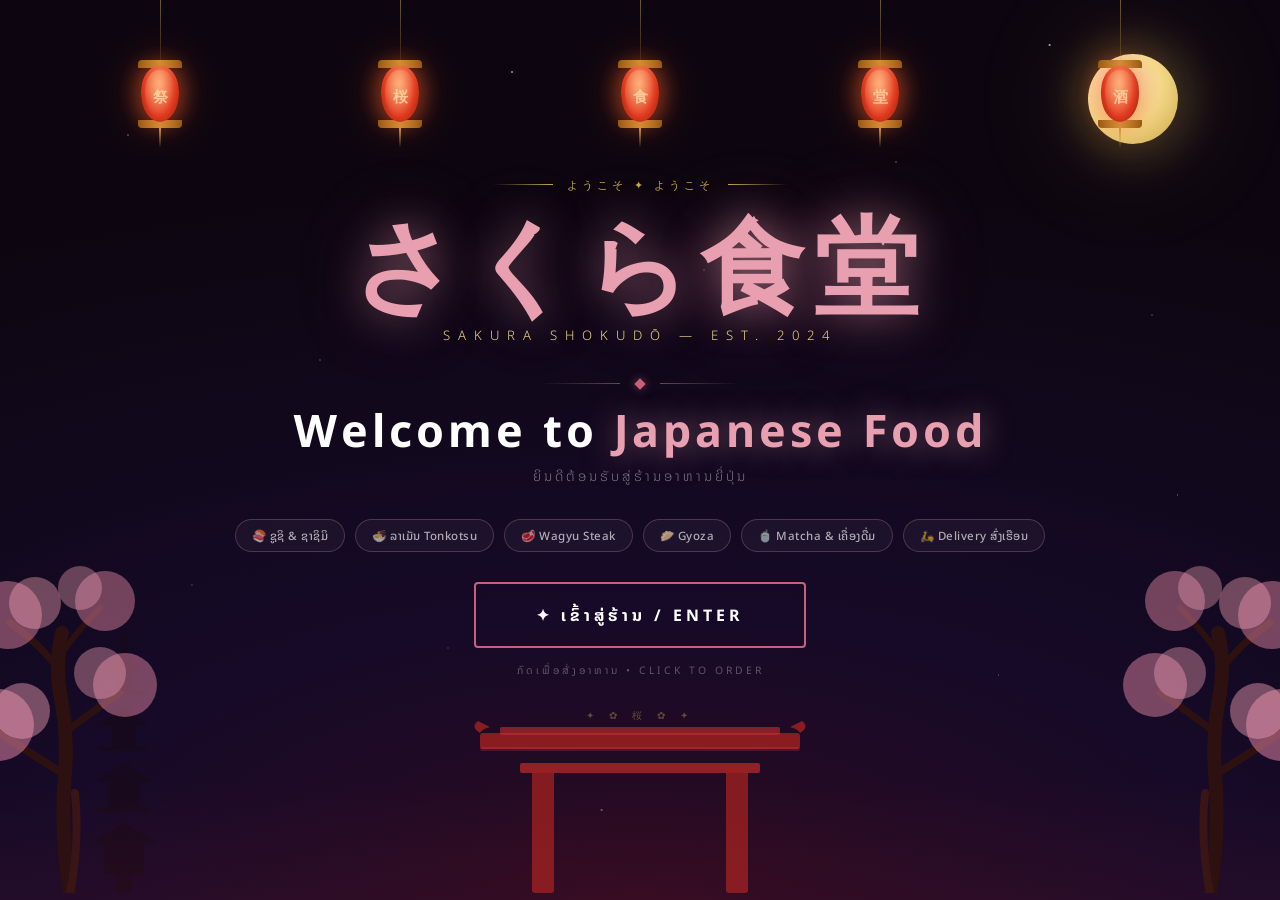
<file: index.html>
<!DOCTYPE html>
<html lang="lo">
<head>
  <meta charset="UTF-8" />
  <meta name="viewport" content="width=device-width, initial-scale=1.0" />
  <title>さくら食堂 | Sakura Restaurant</title>
  <link rel="stylesheet" href="style.css" />
  <link href="https://fonts.googleapis.com/css2?family=Noto+Sans+Lao:wght@100;200;300;400;500;600;700;800;900&display=swap" rel="stylesheet" />


  <style>

    #welcomeScreen {
      position: fixed; inset: 0; z-index: 9999;
      background: #0d0610;
      display: flex; align-items: center; justify-content: center;
      overflow: hidden;
      transition: opacity 0.8s cubic-bezier(0.4,0,0.2,1), transform 0.8s cubic-bezier(0.4,0,0.2,1);
    }
    #welcomeScreen.hiding { opacity: 0; pointer-events: none; transform: scale(1.04); }
    #welcomeScreen.gone   { display: none; }

    :root {
      --w-sakura:      #e8a0b0;
      --w-sakura-deep: #c9607a;
      --w-gold:        #c8a84b;
      --w-gold-light:  #f0d98a;
    }

    /* Sky */
    .w-sky   { position:absolute;inset:0;z-index:0;background:radial-gradient(ellipse 120% 80% at 50% 100%,#2d0a20 0%,#160a28 40%,#0d0610 100%); }
    .w-stars { position:absolute;inset:0;z-index:0;background:radial-gradient(1px 1px at 10% 15%,rgba(255,255,255,.7) 0%,transparent 100%),radial-gradient(1px 1px at 25% 40%,rgba(255,255,255,.5) 0%,transparent 100%),radial-gradient(1.5px 1.5px at 40% 8%,rgba(255,255,255,.8) 0%,transparent 100%),radial-gradient(1px 1px at 55% 30%,rgba(255,255,255,.4) 0%,transparent 100%),radial-gradient(1px 1px at 70% 18%,rgba(255,255,255,.6) 0%,transparent 100%),radial-gradient(1.5px 1.5px at 82% 5%,rgba(255,255,255,.9) 0%,transparent 100%),radial-gradient(1px 1px at 90% 35%,rgba(255,255,255,.5) 0%,transparent 100%),radial-gradient(1px 1px at 15% 65%,rgba(255,255,255,.4) 0%,transparent 100%),radial-gradient(1px 1px at 35% 72%,rgba(255,255,255,.3) 0%,transparent 100%),radial-gradient(1.5px 1.5px at 60% 60%,rgba(255,255,255,.6) 0%,transparent 100%),radial-gradient(1px 1px at 78% 75%,rgba(255,255,255,.4) 0%,transparent 100%),radial-gradient(1px 1px at 92% 55%,rgba(255,255,255,.5) 0%,transparent 100%),radial-gradient(1px 1px at 5% 88%,rgba(255,255,255,.3) 0%,transparent 100%),radial-gradient(1.5px 1.5px at 47% 90%,rgba(255,255,255,.5) 0%,transparent 100%),radial-gradient(1px 1px at 95% 80%,rgba(255,255,255,.7) 0%,transparent 100%); }
    .w-moon  { position:absolute;top:6vh;right:8vw;width:90px;height:90px;border-radius:50%;z-index:1;background:radial-gradient(circle at 35% 35%,#fff8e8,#f5e090 50%,#c8a040);box-shadow:0 0 40px 14px rgba(248,224,100,.18),0 0 100px 30px rgba(200,160,64,.10);animation:moonGlow 4s ease-in-out infinite; }
    @keyframes moonGlow { 0%,100%{box-shadow:0 0 40px 14px rgba(248,224,100,.18),0 0 100px 30px rgba(200,160,64,.10);}50%{box-shadow:0 0 60px 22px rgba(248,224,100,.26),0 0 130px 50px rgba(200,160,64,.16);} }

    /* Lanterns */
    .w-lanterns { position:absolute;top:0;left:0;right:0;z-index:2;display:flex;justify-content:space-around;padding:0 40px; }
    .w-lw { display:flex;flex-direction:column;align-items:center;animation:lSway 3.5s ease-in-out infinite; }
    .w-lw:nth-child(2){animation-delay:.6s;animation-duration:4.1s;}.w-lw:nth-child(3){animation-delay:1.2s;animation-duration:3.8s;}.w-lw:nth-child(4){animation-delay:.3s;animation-duration:4.4s;}.w-lw:nth-child(5){animation-delay:.9s;animation-duration:3.6s;}
    @keyframes lSway{0%,100%{transform:rotate(-4deg);}50%{transform:rotate(4deg);}}
    .w-ls{width:1px;height:60px;background:linear-gradient(to bottom,rgba(200,168,75,.5),rgba(200,168,75,.15));}
    .w-lb{width:38px;height:56px;background:radial-gradient(ellipse at 50% 30%,#ff9060,#e03a20 60%,#8a1a08);border-radius:45% 45% 50% 50%;position:relative;box-shadow:0 0 18px 6px rgba(255,100,40,.4),0 0 40px 12px rgba(220,80,20,.2);overflow:hidden;}
    .w-lb::before{content:'';position:absolute;inset:4px;border-radius:inherit;background:radial-gradient(ellipse at 40% 30%,rgba(255,220,160,.45),transparent 70%);}
    .w-lb::after{content:'祭';position:absolute;inset:0;display:flex;align-items:center;justify-content:center;font-size:15px;font-weight:700;color:rgba(255,230,180,.7);padding-top:4px;}
    .w-lb.l2::after{content:'桜';}.w-lb.l3::after{content:'食';}.w-lb.l4::after{content:'堂';}.w-lb.l5::after{content:'酒';}
    .w-lc{width:44px;height:8px;background:linear-gradient(to right,#8a5a10,#c8a040,#8a5a10);border-radius:4px 4px 0 0;margin-bottom:-2px;}
    .w-lbase{width:44px;height:8px;background:linear-gradient(to right,#8a5a10,#c8a040,#8a5a10);border-radius:0 0 4px 4px;margin-top:-2px;}
    .w-lt{width:2px;height:20px;background:linear-gradient(to bottom,#c8a040,rgba(200,160,64,0));}

    /* Torii */
    .w-torii{position:absolute;bottom:0;left:50%;transform:translateX(-50%);z-index:2;pointer-events:none;}
    /* Pagoda */
    .w-pagoda{position:absolute;bottom:0;left:5vw;z-index:1;opacity:.45;}
    /* Trees */
    .w-tl,.w-tr{position:absolute;bottom:0;z-index:3;pointer-events:none;}
    .w-tl{left:-20px;} .w-tr{right:-20px;transform:scaleX(-1);}
    /* Petals */
    .w-pl{position:absolute;inset:0;z-index:4;pointer-events:none;overflow:hidden;}
    .w-fp{position:absolute;top:-30px;border-radius:80% 20% 80% 20%;animation:wFall linear infinite;}
    @keyframes wFall{0%{opacity:0;transform:translateY(0) rotate(0deg) translateX(0);}8%{opacity:.8;}90%{opacity:.5;}100%{opacity:0;transform:translateY(105vh) rotate(400deg) translateX(60px);}}
    /* Ground */
    .w-ground{position:absolute;bottom:0;left:0;right:0;height:120px;z-index:2;background:linear-gradient(to top,rgba(180,40,60,.08) 0%,transparent 100%);}

    /* Content */
    .w-content{position:relative;z-index:10;display:flex;flex-direction:column;align-items:center;text-align:center;padding:20px;animation:wFadeUp 1.2s cubic-bezier(.22,1,.36,1) both;animation-delay:.4s;}
    @keyframes wFadeUp{from{opacity:0;transform:translateY(32px);}to{opacity:1;transform:translateY(0);}}
    .w-deco{display:flex;align-items:center;gap:14px;margin-bottom:20px;}
    .w-deco::before,.w-deco::after{content:'';width:60px;height:1px;background:linear-gradient(to right,transparent,var(--w-gold));}
    .w-deco::after{background:linear-gradient(to left,transparent,var(--w-gold));}
    .w-deco span{font-size:.7rem;color:var(--w-gold);letter-spacing:4px;font-weight:300;}
    .w-title{font-size:clamp(3.5rem,10vw,6.5rem);font-weight:800;color:var(--w-sakura);letter-spacing:10px;line-height:1;text-shadow:0 0 40px rgba(232,160,176,.5),0 0 80px rgba(201,96,122,.3);animation:tPulse 3s ease-in-out infinite;}
    @keyframes tPulse{0%,100%{text-shadow:0 0 40px rgba(232,160,176,.5),0 0 80px rgba(201,96,122,.3);}50%{text-shadow:0 0 60px rgba(232,160,176,.7),0 0 120px rgba(201,96,122,.5);}}
    .w-sub{font-size:clamp(.65rem,2vw,.82rem);font-weight:300;letter-spacing:8px;color:var(--w-gold-light);margin-top:6px;text-transform:uppercase;}
    .w-divider{display:flex;align-items:center;gap:16px;margin:18px 0;}
    .w-divider .dl{width:80px;height:1px;background:linear-gradient(to right,transparent,rgba(232,160,176,.4));}
    .w-divider .dl.r{background:linear-gradient(to left,transparent,rgba(232,160,176,.4));}
    .w-divider .dd{width:8px;height:8px;background:var(--w-sakura-deep);transform:rotate(45deg);box-shadow:0 0 10px rgba(201,96,122,.6);}
    .w-en{font-size:clamp(1.6rem,5vw,2.8rem);font-weight:700;color:#fff;letter-spacing:4px;line-height:1.15;}
    .w-en span{color:var(--w-sakura);text-shadow:0 0 30px rgba(232,160,176,.5);}
    .w-wsub{font-size:clamp(.7rem,2vw,.85rem);font-weight:300;color:rgba(255,255,255,.45);letter-spacing:3px;margin-top:8px;text-transform:uppercase;}
    .w-pills{display:flex;flex-wrap:wrap;gap:10px;justify-content:center;margin:22px 0 30px;}
    .w-pill{padding:6px 16px;border:1px solid rgba(232,160,176,.25);border-radius:999px;font-size:.72rem;font-weight:500;color:rgba(255,255,255,.65);background:rgba(255,255,255,.04);letter-spacing:.5px;backdrop-filter:blur(6px);}
    .w-btn{position:relative;padding:18px 60px;background:transparent;border:2px solid var(--w-sakura-deep);color:#fff;border-radius:4px;cursor:pointer;font-family:'Noto Sans Lao',sans-serif;font-size:clamp(.85rem,2.5vw,1rem);font-weight:700;letter-spacing:4px;text-transform:uppercase;transition:all .35s cubic-bezier(.4,0,.2,1);overflow:hidden;display:inline-block;}
    .w-btn::before{content:'';position:absolute;inset:0;background:linear-gradient(135deg,var(--w-sakura-deep),#8a2040);transform:scaleX(0);transform-origin:left;transition:transform .35s cubic-bezier(.4,0,.2,1);z-index:-1;}
    .w-btn:hover{box-shadow:0 0 30px rgba(201,96,122,.5),0 0 60px rgba(201,96,122,.2);}
    .w-btn:hover::before{transform:scaleX(1);}
    .w-hint{font-size:.65rem;color:rgba(255,255,255,.3);letter-spacing:3px;text-transform:uppercase;}
    .w-deco2{margin-top:28px;font-size:.65rem;color:rgba(200,168,75,.4);letter-spacing:6px;}

    @media(max-width:600px){.w-lw:nth-child(4),.w-lw:nth-child(5){display:none;}.w-pagoda{display:none;}.w-title{letter-spacing:6px;}.w-btn{padding:16px 40px;}}
    @media(max-height:600px){.w-lanterns{display:none;}.w-content{padding:10px;}}
  </style>
</head>
<body>

<!-- ══════════════════════════════════
     WELCOME SCREEN
     ══════════════════════════════════ -->
<div id="welcomeScreen">
  <div class="w-sky"></div>
  <div class="w-stars"></div>
  <div class="w-moon"></div>

  <div class="w-lanterns">
    <div class="w-lw"><div class="w-ls"></div><div class="w-lc"></div><div class="w-lb"></div><div class="w-lbase"></div><div class="w-lt"></div></div>
    <div class="w-lw"><div class="w-ls"></div><div class="w-lc"></div><div class="w-lb l2"></div><div class="w-lbase"></div><div class="w-lt"></div></div>
    <div class="w-lw"><div class="w-ls"></div><div class="w-lc"></div><div class="w-lb l3"></div><div class="w-lbase"></div><div class="w-lt"></div></div>
    <div class="w-lw"><div class="w-ls"></div><div class="w-lc"></div><div class="w-lb l4"></div><div class="w-lbase"></div><div class="w-lt"></div></div>
    <div class="w-lw"><div class="w-ls"></div><div class="w-lc"></div><div class="w-lb l5"></div><div class="w-lbase"></div><div class="w-lt"></div></div>
  </div>

  <div class="w-torii">
    <svg width="340" height="200" viewBox="0 0 340 200" fill="none" xmlns="http://www.w3.org/2000/svg">
      <rect x="10" y="40" width="320" height="16" rx="3" fill="#9b2020" opacity="0.85"/>
      <path d="M10 40 Q0 34 8 28 L20 34 Q12 36 10 40Z" fill="#9b2020" opacity="0.85"/>
      <path d="M330 40 Q340 34 332 28 L320 34 Q328 36 330 40Z" fill="#9b2020" opacity="0.85"/>
      <rect x="50" y="70" width="240" height="10" rx="2" fill="#b52828" opacity="0.75"/>
      <rect x="62" y="75" width="22" height="125" rx="3" fill="#9b2020" opacity="0.8"/>
      <rect x="256" y="75" width="22" height="125" rx="3" fill="#9b2020" opacity="0.8"/>
      <rect x="30" y="34" width="280" height="8" rx="2" fill="#c83030" opacity="0.6"/>
      <rect x="10" y="54" width="320" height="4" rx="2" fill="rgba(255,120,80,0.15)"/>
    </svg>
  </div>

  <div class="w-pagoda">
    <svg width="120" height="260" viewBox="0 0 120 260" fill="none" xmlns="http://www.w3.org/2000/svg">
      <rect x="52" y="240" width="16" height="20" fill="#1a0810"/>
      <rect x="40" y="210" width="40" height="32" fill="#1a0810"/>
      <path d="M28 210 L60 190 L92 210Z" fill="#1a0810"/>
      <rect x="34" y="175" width="52" height="4" fill="#1a0810"/>
      <rect x="44" y="148" width="32" height="30" fill="#1a0810"/>
      <path d="M32 148 L60 130 L88 148Z" fill="#1a0810"/>
      <rect x="36" y="114" width="48" height="4" fill="#1a0810"/>
      <rect x="48" y="92" width="24" height="24" fill="#1a0810"/>
      <path d="M36 92 L60 72 L84 92Z" fill="#1a0810"/>
      <rect x="38" y="58" width="44" height="4" fill="#1a0810"/>
      <rect x="52" y="38" width="16" height="22" fill="#1a0810"/>
      <path d="M42 38 L60 18 L78 38Z" fill="#1a0810"/>
      <rect x="56" y="4" width="8" height="16" fill="#1a0810"/>
      <circle cx="60" cy="4" r="4" fill="#1a0810"/>
    </svg>
  </div>

  <div class="w-tl">
    <svg width="200" height="420" viewBox="0 0 200 420" fill="none" xmlns="http://www.w3.org/2000/svg">
      <path d="M90 420 Q80 360 85 300 Q88 260 80 220 Q75 190 82 160" stroke="#2d1010" stroke-width="14" fill="none" stroke-linecap="round"/>
      <path d="M90 420 Q100 370 95 320" stroke="#3a1515" stroke-width="8" fill="none" stroke-linecap="round"/>
      <path d="M82 300 Q50 280 20 260" stroke="#2d1010" stroke-width="8" fill="none" stroke-linecap="round"/>
      <path d="M84 260 Q110 240 140 220" stroke="#2d1010" stroke-width="7" fill="none" stroke-linecap="round"/>
      <path d="M81 200 Q60 170 30 150" stroke="#2d1010" stroke-width="7" fill="none" stroke-linecap="round"/>
      <path d="M82 180 Q100 155 120 135" stroke="#2d1010" stroke-width="6" fill="none" stroke-linecap="round"/>
      <circle cx="18" cy="252" r="36" fill="rgba(220,130,160,0.55)"/>
      <circle cx="42" cy="238" r="28" fill="rgba(240,160,180,0.45)"/>
      <circle cx="145" cy="212" r="32" fill="rgba(220,130,160,0.5)"/>
      <circle cx="120" cy="200" r="26" fill="rgba(240,160,180,0.4)"/>
      <circle cx="28" cy="142" r="34" fill="rgba(220,130,160,0.5)"/>
      <circle cx="55" cy="130" r="26" fill="rgba(240,160,180,0.42)"/>
      <circle cx="125" cy="128" r="30" fill="rgba(220,130,160,0.48)"/>
      <circle cx="100" cy="115" r="22" fill="rgba(240,160,180,0.38)"/>
    </svg>
  </div>
  <div class="w-tr">
    <svg width="200" height="420" viewBox="0 0 200 420" fill="none" xmlns="http://www.w3.org/2000/svg">
      <path d="M90 420 Q80 360 85 300 Q88 260 80 220 Q75 190 82 160" stroke="#2d1010" stroke-width="14" fill="none" stroke-linecap="round"/>
      <path d="M90 420 Q100 370 95 320" stroke="#3a1515" stroke-width="8" fill="none" stroke-linecap="round"/>
      <path d="M82 300 Q50 280 20 260" stroke="#2d1010" stroke-width="8" fill="none" stroke-linecap="round"/>
      <path d="M84 260 Q110 240 140 220" stroke="#2d1010" stroke-width="7" fill="none" stroke-linecap="round"/>
      <path d="M81 200 Q60 170 30 150" stroke="#2d1010" stroke-width="7" fill="none" stroke-linecap="round"/>
      <path d="M82 180 Q100 155 120 135" stroke="#2d1010" stroke-width="6" fill="none" stroke-linecap="round"/>
      <circle cx="18" cy="252" r="36" fill="rgba(220,130,160,0.55)"/>
      <circle cx="42" cy="238" r="28" fill="rgba(240,160,180,0.45)"/>
      <circle cx="145" cy="212" r="32" fill="rgba(220,130,160,0.5)"/>
      <circle cx="120" cy="200" r="26" fill="rgba(240,160,180,0.4)"/>
      <circle cx="28" cy="142" r="34" fill="rgba(220,130,160,0.5)"/>
      <circle cx="55" cy="130" r="26" fill="rgba(240,160,180,0.42)"/>
      <circle cx="125" cy="128" r="30" fill="rgba(220,130,160,0.48)"/>
      <circle cx="100" cy="115" r="22" fill="rgba(240,160,180,0.38)"/>
    </svg>
  </div>

  <div class="w-pl" id="wPetals"></div>
  <div class="w-ground"></div>

  <div class="w-content">
    <div class="w-deco"><span>ようこそ ✦ ようこそ</span></div>
    <div style="margin-bottom:16px;">
      <div class="w-title">さくら食堂</div>
      <div class="w-sub">Sakura Shokudō — Est. 2024</div>
    </div>
    <div class="w-divider"><div class="dl"></div><div class="dd"></div><div class="dl r"></div></div>
    <div style="margin-bottom:10px;">
      <div class="w-en">Welcome to <span>Japanese Food</span></div>
      <div class="w-wsub">ຍິນດີຕ້ອນຮັບສູ່ຮ້ານອາຫານຍີ່ປຸ່ນ</div>
    </div>
    <div class="w-pills">
      <div class="w-pill">🍣 ຊູຊິ &amp; ຊາຊິມິ</div>
      <div class="w-pill">🍜 ລາເມັນ Tonkotsu</div>
      <div class="w-pill">🥩 Wagyu Steak</div>
      <div class="w-pill">🥟 Gyoza</div>
      <div class="w-pill">🍵 Matcha &amp; ເຄື່ອງດື່ມ</div>
      <div class="w-pill">🛵 Delivery ສົ່ງເຮືອນ</div>
    </div>
    <div style="display:flex;flex-direction:column;align-items:center;gap:14px;">
      <button class="w-btn" onclick="enterApp()">✦ ເຂົ້າສູ່ຮ້ານ / Enter</button>
      <div class="w-hint">ກົດເພື່ອສັ່ງອາຫານ • Click to order</div>
    </div>
    <div class="w-deco2">✦ ✿ 桜 ✿ ✦</div>
  </div>
</div>

<!-- ══════════════════════════════════
     MENU APP (hidden until Enter)
     ══════════════════════════════════ -->
<div id="appScreen" style="display:none;">

  <div class="petals-container" aria-hidden="true">
    <div class="petal"></div><div class="petal"></div><div class="petal"></div>
    <div class="petal"></div><div class="petal"></div><div class="petal"></div>
    <div class="petal"></div><div class="petal"></div><div class="petal"></div>
    <div class="petal"></div>
  </div>

  <header class="header">
    <div class="header-left">
      <div class="logo">
        <span class="logo-jp">さくら食堂</span>
        <span class="logo-sub">Sakura Shokudō</span>
      </div>
    </div>
    <div class="header-center">
      <div class="table-selector">
        <label class="table-label">ໂຕ໊ະ / テーブル</label>
        <div class="table-btns" id="tableBtns">
          <button class="table-btn active" data-table="1">1</button>
          <button class="table-btn" data-table="2">2</button>
          <button class="table-btn" data-table="3">3</button>
          <button class="table-btn" data-table="4">4</button>
          <button class="table-btn" data-table="5">5</button>
          <button class="table-btn" data-table="6">6</button>
          <button class="table-btn" data-table="7">7</button>
          <button class="table-btn" data-table="8">8</button>
          <button class="table-btn" data-table="9">9</button>
          <button class="table-btn" data-table="10">10</button>
          <button class="table-btn delivery">🛵</button>
        </div>
      </div>
    </div>
    <div class="header-right">
      <div class="cart-summary" id="cartSummary">
        <div class="cart-icon-wrap">
          <span class="cart-icon">🧺</span>
          <span class="cart-badge" id="cartBadge">0</span>
        </div>
        <div class="cart-total-mini">
          <span class="cart-label">ລວມ</span>
          <span class="cart-total-val" id="cartTotalMini">0 ₭</span>
        </div>
      </div>
    </div>
  </header>

  <nav class="category-nav">
    <button class="cat-btn active" data-cat="all">✦ ທັງໝົດ</button>
    <button class="cat-btn" data-cat="sushi">🍣 Sushi-Sashimi</button>
    <button class="cat-btn" data-cat="noodle">🍜 Noodle</button>
    <button class="cat-btn" data-cat="steak">🥩 Steak</button>
    <button class="cat-btn" data-cat="rice">🍱 Rice</button>
    <button class="cat-btn" data-cat="salad">🥗 Salad</button>
    <button class="cat-btn" data-cat="fried">🍤 Fried &amp; Snack</button>
    <button class="cat-btn" data-cat="icecream">🍨 Ice Cream</button>
    <button class="cat-btn" data-cat="drink">🍵 Drink</button>
  </nav>

  <main class="main-layout">
    <section class="menu-section">
      <div class="menu-grid" id="menuGrid"></div>
    </section>
    <aside class="cart-panel" id="cartPanel">
      <div class="cart-header">
        <h2 class="cart-title">ລາຍການອາຫານ <span class="jp-sub">メニュー</span></h2>
        <div class="order-type-toggle">
          <button class="ot-btn active" id="btnDineIn" onclick="setOrderType('dine-in')">🏮 ກິນຢູ່ຮ້ານ</button>
          <button class="ot-btn" id="btnDelivery" onclick="setOrderType('delivery')">🛵 ສົ່ງເຮືອນ</button>
        </div>
      </div>
      <div class="customer-info">
        <div class="info-row"><input type="text" id="customerName" class="info-input" placeholder="ຊື່ລູກຄ້າ / お客様名" /></div>
        <div class="info-row"><input type="tel" id="customerPhone" class="info-input" placeholder="ເບີໂທ / 電話番号" /></div>
        <div class="info-row delivery-only hidden" id="addressRow">
          <input type="text" id="deliveryAddress" class="info-input" placeholder="ທີ່ຢູ່ສົ່ງ / 配達先住所" />
        </div>
      </div>
      <div class="cart-items" id="cartItems">
        <div class="cart-empty" id="cartEmpty">
          <span class="empty-icon">🌸</span>
          <p>ຍັງບໍ່ທັນເລືອກເມນູ</p>
          <p class="empty-sub">まだ選択されていません</p>
        </div>
      </div>
      <div class="discount-row">
        <input type="text" id="discountCode" class="discount-input" placeholder="ລະຫັດສ່ວນລົດ / クーポンコード" />
        <button class="apply-btn" onclick="applyDiscount()">ໃຊ້</button>
      </div>
      <div class="discount-msg" id="discountMsg"></div>
      <div class="cart-totals">
        <div class="total-row"><span>ລວມກ່ອນສ່ວນລົດ</span><span id="subtotalVal">0 ₭</span></div>
        <div class="total-row discount-row-display hidden" id="discountDisplay">
          <span class="discount-text">ສ່ວນລົດ 5%</span>
          <span class="discount-amt" id="discountAmt">-0 ₭</span>
        </div>
        <div class="total-row delivery-only hidden" id="deliveryFeeRow">
          <span>ຄ່າສົ່ງ</span><span id="deliveryFeeVal">15,000 ₭</span>
        </div>
        <div class="total-row grand"><span>ຍອດລວມ 合計</span><span id="grandTotalVal">0 ₭</span></div>
      </div>
      <div class="cart-actions">
        <button class="btn-clear" onclick="clearCart()">🗑 ລ້າງລາຍການທັງໝົດ</button>
        <button class="btn-checkout" onclick="checkout()">🧾 ອອກໃບບິນ</button>
      </div>
    </aside>
  </main>

  <button class="mobile-cart-fab" id="mobileCartFab" onclick="toggleMobileCart()">
    🧺 <span id="fabBadge">0</span>
  </button>

</div>

<script>
  (function(){
    const layer=document.getElementById('wPetals');
    const colors=['rgba(249,200,212,0.8)','rgba(232,160,176,0.7)','rgba(212,118,154,0.65)','rgba(253,232,237,0.75)','rgba(244,192,210,0.7)'];
    for(let i=0;i<28;i++){
      const p=document.createElement('div'); p.className='w-fp';
      const s=6+Math.random()*10;
      p.style.cssText=`left:${Math.random()*100}%;width:${s}px;height:${s*1.2}px;background:${colors[i%colors.length]};animation-duration:${7+Math.random()*10}s;animation-delay:-${Math.random()*12}s;`;
      layer.appendChild(p);
    }
  })();

  let appInited = false;
  function enterApp() {
    const ws = document.getElementById('welcomeScreen');
    ws.classList.add('hiding');
    setTimeout(() => {
      ws.classList.add('gone');
      const app = document.getElementById('appScreen');
      app.style.display = 'block';
      requestAnimationFrame(() => {
        if (!appInited) { init(); appInited = true; }
      });
    }, 800);
  }
</script>
<script src="script.js"></script>
</body>
</html>
</file>
<file: style.css>
@import url('https://fonts.googleapis.com/css2?family=Noto+Sans+Lao:wght@100;200;300;400;500;600;700;800;900&display=swap');

/* ── CSS Variables ── */
:root {
  --sakura:       #e8a0b0;
  --sakura-deep:  #c9607a;
  --sakura-pale:  #fde8ed;
  --ink:          #1a1218;
  --ink-light:    #3d2c35;
  --gold:         #c8a84b;
  --gold-light:   #f0d98a;
  --matcha:       #5a7a4a;
  --matcha-light: #8aab78;
  --cream:        #fdf6f0;
  --warm-white:   #fff9f5;
  --red-jp:       #c0392b;
  --bg-main:      #faf3f0;
  --shadow-soft:  0 4px 24px rgba(200,100,120,0.10);
  --shadow-card:  0 2px 16px rgba(60,30,40,0.08);
  --shadow-deep:  0 8px 40px rgba(60,30,40,0.18);
  --radius-lg:    18px;
  --radius-md:    12px;
  --radius-sm:    8px;
  --font-main:    'Noto Sans Lao', sans-serif;
  --transition:   0.22s cubic-bezier(0.4, 0, 0.2, 1);
}

/* ── Reset & Base ── */
*, *::before, *::after { box-sizing: border-box; margin: 0; padding: 0; }
html { scroll-behavior: smooth; }
body {
  font-family: var(--font-main);
  background: var(--bg-main);
  color: var(--ink);
  min-height: 100vh;
  overflow-x: hidden;
  position: relative;
}

/* ── Sakura Petals ── */
.petals-container {
  position: fixed;
  top: 0; left: 0; width: 100%; height: 100%;
  pointer-events: none;
  z-index: 0;
  overflow: hidden;
}
.petal {
  position: absolute;
  top: -40px;
  width: 12px; height: 14px;
  background: radial-gradient(ellipse at 40% 30%, #f9c8d4 0%, #e8a0b0 60%, #d4769a 100%);
  border-radius: 80% 20% 80% 20%;
  opacity: 0.55;
  animation: petalFall linear infinite;
}
.petal:nth-child(1)  { left: 5%;  animation-duration: 9s;   animation-delay: 0s;   width:10px; height:12px; }
.petal:nth-child(2)  { left: 15%; animation-duration: 11s;  animation-delay: 2s;   opacity:.4; }
.petal:nth-child(3)  { left: 25%; animation-duration: 8s;   animation-delay: 4s;   width:8px;  height:10px; }
.petal:nth-child(4)  { left: 38%; animation-duration: 13s;  animation-delay: 1s;   opacity:.35;}
.petal:nth-child(5)  { left: 50%; animation-duration: 10s;  animation-delay: 5s;   width:14px; height:16px;}
.petal:nth-child(6)  { left: 60%; animation-duration: 7s;   animation-delay: 3s;   opacity:.45;}
.petal:nth-child(7)  { left: 72%; animation-duration: 12s;  animation-delay: 0.5s; width:9px;  height:11px;}
.petal:nth-child(8)  { left: 82%; animation-duration: 9.5s; animation-delay: 6s;   opacity:.3; }
.petal:nth-child(9)  { left: 90%; animation-duration: 8.5s; animation-delay: 2.5s; width:11px; }
.petal:nth-child(10) { left: 97%; animation-duration: 11.5s;animation-delay: 4.5s; opacity:.5; }
@keyframes petalFall {
  0%   { transform: translateY(-40px) rotate(0deg) translateX(0);   opacity: 0; }
  10%  { opacity: 0.6; }
  50%  { transform: translateY(50vh) rotate(180deg) translateX(30px); }
  90%  { opacity: 0.4; }
  100% { transform: translateY(110vh) rotate(360deg) translateX(-20px); opacity: 0; }
}

/* ── HEADER ── */
.header {
  position: sticky; top: 0; z-index: 100;
  display: flex; align-items: center; gap: 16px;
  padding: 12px 24px;
  background: linear-gradient(135deg, #1a0f14 0%, #2d1820 50%, #1a0f14 100%);
  border-bottom: 2px solid var(--sakura-deep);
  box-shadow: 0 2px 20px rgba(0,0,0,0.3);
}
.header-left { flex: 0 0 auto; }
.header-center { flex: 1; display: flex; justify-content: center; }
.header-right { flex: 0 0 auto; }
.logo { display: flex; flex-direction: column; line-height: 1.1; }
.logo-jp { font-size: 1.5rem; font-weight: 700; color: var(--sakura); letter-spacing: 2px; text-shadow: 0 0 20px rgba(232,160,176,0.5); }
.logo-sub { font-size: 0.65rem; font-weight: 300; color: var(--gold-light); letter-spacing: 3px; text-transform: uppercase; }

/* Table Selector */
.table-selector { display: flex; flex-direction: column; align-items: center; gap: 6px; }
.table-label { font-size: 0.65rem; font-weight: 500; color: var(--sakura); letter-spacing: 1px; text-transform: uppercase; }
.table-btns { display: flex; gap: 6px; flex-wrap: wrap; justify-content: center; }
.table-btn { width: 34px; height: 34px; border: 1.5px solid rgba(232,160,176,0.3); background: rgba(255,255,255,0.05); color: #e0c8cc; border-radius: var(--radius-sm); cursor: pointer; font-family: var(--font-main); font-size: 0.8rem; font-weight: 600; transition: var(--transition); }
.table-btn:hover { background: rgba(232,160,176,0.2); border-color: var(--sakura); color: #fff; }
.table-btn.active { background: var(--sakura-deep); border-color: var(--sakura-deep); color: #fff; box-shadow: 0 0 12px rgba(201,96,122,0.5); }
.table-btn.delivery { font-size: 1rem; }
.table-btn.delivery.active { background: #e67e22; border-color: #e67e22; }

/* Cart Summary Header */
.cart-summary { display: flex; align-items: center; gap: 10px; background: rgba(255,255,255,0.06); padding: 8px 14px; border-radius: var(--radius-md); border: 1px solid rgba(232,160,176,0.2); cursor: pointer; }
.cart-icon-wrap { position: relative; }
.cart-icon { font-size: 1.5rem; }
.cart-badge { position: absolute; top: -6px; right: -8px; background: var(--sakura-deep); color: #fff; font-size: 0.6rem; font-weight: 700; min-width: 18px; height: 18px; border-radius: 9px; display: flex; align-items: center; justify-content: center; padding: 0 4px; box-shadow: 0 0 8px rgba(201,96,122,0.6); transition: transform 0.15s; }
.cart-badge.bump { transform: scale(1.4); }
.cart-total-mini { display: flex; flex-direction: column; }
.cart-label { font-size: 0.6rem; color: #a08890; letter-spacing: 1px; }
.cart-total-val { font-size: 0.85rem; font-weight: 700; color: var(--gold-light); }

/* ── CATEGORY NAV ── */
.category-nav { display: flex; gap: 8px; padding: 14px 24px; overflow-x: auto; background: var(--warm-white); border-bottom: 1px solid rgba(232,160,176,0.2); scrollbar-width: none; position: relative; z-index: 10; }
.category-nav::-webkit-scrollbar { display: none; }
.cat-btn { white-space: nowrap; padding: 8px 18px; border: 1.5px solid rgba(201,96,122,0.25); background: transparent; color: var(--ink-light); border-radius: 999px; cursor: pointer; font-family: var(--font-main); font-size: 0.8rem; font-weight: 500; transition: var(--transition); letter-spacing: 0.3px; }
.cat-btn:hover { border-color: var(--sakura-deep); background: var(--sakura-pale); color: var(--sakura-deep); }
.cat-btn.active { background: var(--sakura-deep); border-color: var(--sakura-deep); color: #fff; box-shadow: 0 3px 12px rgba(201,96,122,0.35); }

/* ── MAIN LAYOUT ── */
.main-layout { display: grid; grid-template-columns: 1fr 360px; gap: 0; min-height: calc(100vh - 130px); position: relative; z-index: 1; }
.menu-section { padding: 24px; background: var(--bg-main); overflow-y: auto; }
.menu-grid { display: grid; grid-template-columns: repeat(auto-fill, minmax(180px, 1fr)); gap: 16px; }

/* ── MENU CARD ── */
.menu-card { background: var(--warm-white); border-radius: var(--radius-lg); box-shadow: var(--shadow-card); overflow: hidden; cursor: pointer; transition: transform var(--transition), box-shadow var(--transition); border: 1px solid rgba(232,160,176,0.15); display: flex; flex-direction: column; }
.menu-card:hover { transform: translateY(-5px); box-shadow: var(--shadow-deep); border-color: rgba(201,96,122,0.35); }
.menu-card:hover .card-img { transform: scale(1.07); }
.card-img-wrap { position: relative; width: 100%; height: 140px; overflow: hidden; background: linear-gradient(160deg, #fde8ed, #fdf0e8); flex-shrink: 0; }
.card-img { width: 100%; height: 100%; object-fit: cover; display: block; transition: transform 0.4s cubic-bezier(0.4, 0, 0.2, 1); }
.card-img-fallback { position: absolute; inset: 0; display: flex; align-items: center; justify-content: center; font-size: 2.8rem; }
.card-img-wrap::after { content: ''; position: absolute; bottom: 0; left: 0; right: 0; height: 32px; background: linear-gradient(transparent, var(--warm-white)); pointer-events: none; }
.card-cat-badge { position: absolute; top: 8px; left: 8px; background: rgba(26,18,24,0.62); color: rgba(255,255,255,0.9); font-size: 0.6rem; font-weight: 600; padding: 3px 8px; border-radius: 999px; backdrop-filter: blur(4px); letter-spacing: 0.3px; pointer-events: none; }
.card-body { padding: 12px; flex: 1; display: flex; flex-direction: column; gap: 4px; }
.card-name { font-size: 0.82rem; font-weight: 700; color: var(--ink); line-height: 1.3; }
.card-name-jp { font-size: 0.68rem; font-weight: 400; color: #a08890; letter-spacing: 0.5px; }
.card-price { font-size: 1rem; font-weight: 800; color: var(--sakura-deep); margin-top: 4px; }
.card-price span { font-size: 0.65rem; font-weight: 500; color: #a08890; }
.card-footer { padding: 10px 12px 12px; }
.add-btn { width: 100%; padding: 9px; background: linear-gradient(135deg, var(--sakura-deep), #a04060); color: #fff; border: none; border-radius: var(--radius-sm); cursor: pointer; font-family: var(--font-main); font-size: 0.78rem; font-weight: 700; letter-spacing: 0.3px; transition: var(--transition); position: relative; overflow: hidden; }
.add-btn:hover { background: linear-gradient(135deg, #a04060, var(--sakura-deep)); box-shadow: 0 4px 14px rgba(201,96,122,0.4); }
.add-btn:active { transform: scale(0.97); }
.add-btn.added { background: linear-gradient(135deg, var(--matcha), #3d6b30); }
.card-qty-indicator { position: absolute; top: 8px; right: 8px; background: var(--sakura-deep); color: #fff; font-size: 0.65rem; font-weight: 700; width: 22px; height: 22px; border-radius: 50%; display: flex; align-items: center; justify-content: center; box-shadow: 0 2px 8px rgba(201,96,122,0.5); opacity: 0; transform: scale(0); transition: var(--transition); }
.card-qty-indicator.visible { opacity: 1; transform: scale(1); }

/* ── CART PANEL ── */
.cart-panel { background: #fff; border-left: 1px solid rgba(232,160,176,0.2); display: flex; flex-direction: column; height: calc(100vh - 130px); position: sticky; top: 130px; overflow: hidden; }
.cart-header { padding: 16px 20px 12px; border-bottom: 1px solid rgba(232,160,176,0.15); background: linear-gradient(135deg, #fff9f5, #fde8ed20); }
.cart-title { font-size: 1.1rem; font-weight: 800; color: var(--ink); margin-bottom: 10px; }
.jp-sub { font-size: 0.7rem; font-weight: 400; color: #a08890; margin-left: 6px; }
.order-type-toggle { display: flex; gap: 8px; }
.ot-btn { flex: 1; padding: 8px 6px; border: 1.5px solid rgba(201,96,122,0.25); background: transparent; color: #a08890; border-radius: var(--radius-sm); cursor: pointer; font-family: var(--font-main); font-size: 0.72rem; font-weight: 600; transition: var(--transition); white-space: nowrap; }
.ot-btn.active { background: var(--sakura-deep); border-color: var(--sakura-deep); color: #fff; box-shadow: 0 3px 10px rgba(201,96,122,0.3); }
.customer-info { padding: 12px 16px; border-bottom: 1px solid rgba(232,160,176,0.1); display: flex; flex-direction: column; gap: 8px; }
.info-row { width: 100%; }
.info-input { width: 100%; padding: 9px 12px; border: 1.5px solid rgba(201,96,122,0.2); border-radius: var(--radius-sm); font-family: var(--font-main); font-size: 0.78rem; color: var(--ink); background: var(--warm-white); transition: border-color var(--transition); outline: none; }
.info-input:focus { border-color: var(--sakura-deep); background: #fff; box-shadow: 0 0 0 3px rgba(201,96,122,0.1); }
.info-input::placeholder { color: #c0a8b0; }
.delivery-only { display: block; }
.hidden { display: none !important; }
.cart-items { flex: 1; overflow-y: auto; padding: 12px 16px; scrollbar-width: thin; scrollbar-color: rgba(201,96,122,0.3) transparent; }
.cart-items::-webkit-scrollbar { width: 4px; }
.cart-items::-webkit-scrollbar-thumb { background: rgba(201,96,122,0.3); border-radius: 2px; }
.cart-empty { display: flex; flex-direction: column; align-items: center; justify-content: center; height: 140px; gap: 8px; color: #c0a8b0; }
.empty-icon { font-size: 2.5rem; opacity: 0.5; }
.cart-empty p { font-size: 0.8rem; font-weight: 500; }
.empty-sub { font-size: 0.65rem !important; color: #d0b8c0; }
.cart-item { display: flex; align-items: center; gap: 10px; padding: 10px 0; border-bottom: 1px solid rgba(232,160,176,0.1); animation: slideIn 0.25s ease; }
@keyframes slideIn { from { opacity: 0; transform: translateX(12px); } to { opacity: 1; transform: translateX(0); } }
.item-thumb-wrap { width: 42px; height: 42px; border-radius: var(--radius-sm); overflow: hidden; flex-shrink: 0; border: 1px solid rgba(232,160,176,0.2); position: relative; }
.item-thumb { width: 100%; height: 100%; object-fit: cover; display: block; }
.item-thumb-fallback { position: absolute; inset: 0; align-items: center; justify-content: center; font-size: 1.3rem; }
.item-details { flex: 1; min-width: 0; }
.item-name { font-size: 0.78rem; font-weight: 700; white-space: nowrap; overflow: hidden; text-overflow: ellipsis; }
.item-price-line { font-size: 0.68rem; color: #a08890; margin-top: 1px; }
.item-qty-ctrl { display: flex; align-items: center; gap: 6px; flex-shrink: 0; }
.qty-btn { width: 26px; height: 26px; border: 1.5px solid rgba(201,96,122,0.3); background: transparent; color: var(--sakura-deep); border-radius: 50%; cursor: pointer; font-size: 0.9rem; font-weight: 700; display: flex; align-items: center; justify-content: center; transition: var(--transition); font-family: var(--font-main); line-height: 1; }
.qty-btn:hover { background: var(--sakura-pale); border-color: var(--sakura-deep); }
.qty-num { font-size: 0.85rem; font-weight: 800; min-width: 20px; text-align: center; }
.item-subtotal { font-size: 0.8rem; font-weight: 800; color: var(--sakura-deep); flex-shrink: 0; min-width: 60px; text-align: right; }
.delete-btn { background: none; border: none; cursor: pointer; color: #d4a0a8; font-size: 1rem; padding: 2px 4px; transition: color var(--transition); flex-shrink: 0; }
.delete-btn:hover { color: var(--red-jp); }
.discount-row { display: flex; gap: 8px; padding: 10px 16px; border-top: 1px solid rgba(232,160,176,0.1); }
.discount-input { flex: 1; padding: 8px 12px; border: 1.5px solid rgba(201,96,122,0.2); border-radius: var(--radius-sm); font-family: var(--font-main); font-size: 0.75rem; color: var(--ink); background: var(--warm-white); outline: none; transition: border-color var(--transition); }
.discount-input:focus { border-color: var(--sakura-deep); }
.discount-input::placeholder { color: #c0a8b0; }
.apply-btn { padding: 8px 14px; background: var(--gold); color: #fff; border: none; border-radius: var(--radius-sm); cursor: pointer; font-family: var(--font-main); font-size: 0.75rem; font-weight: 700; transition: var(--transition); white-space: nowrap; }
.apply-btn:hover { background: #b8943b; }
.discount-msg { padding: 0 16px 6px; font-size: 0.72rem; font-weight: 600; min-height: 18px; }
.discount-msg.success { color: var(--matcha); }
.discount-msg.error   { color: var(--red-jp); }
.cart-totals { padding: 10px 16px; background: var(--sakura-pale); border-top: 1px solid rgba(201,96,122,0.1); display: flex; flex-direction: column; gap: 6px; }
.total-row { display: flex; justify-content: space-between; align-items: center; font-size: 0.78rem; color: #7a5060; }
.total-row.grand { font-size: 1rem; font-weight: 900; color: var(--ink); border-top: 1.5px solid rgba(201,96,122,0.2); padding-top: 8px; margin-top: 2px; }
.discount-text { color: var(--matcha); font-weight: 700; }
.discount-amt  { color: var(--matcha); font-weight: 700; }
.cart-actions { display: flex; gap: 10px; padding: 12px 16px; border-top: 1px solid rgba(232,160,176,0.15); }
.btn-clear { flex: 0 0 auto; padding: 12px 14px; background: transparent; border: 1.5px solid rgba(192,57,43,0.3); color: var(--red-jp); border-radius: var(--radius-md); cursor: pointer; font-family: var(--font-main); font-size: 0.78rem; font-weight: 700; transition: var(--transition); }
.btn-clear:hover { background: #fff0ee; border-color: var(--red-jp); }
.btn-checkout { flex: 1; padding: 14px; background: linear-gradient(135deg, #2d1820, #4a2035); color: #fff; border: none; border-radius: var(--radius-md); cursor: pointer; font-family: var(--font-main); font-size: 0.88rem; font-weight: 800; letter-spacing: 0.5px; transition: var(--transition); position: relative; overflow: hidden; }
.btn-checkout::before { content: ''; position: absolute; top: 0; left: -100%; width: 100%; height: 100%; background: linear-gradient(90deg, transparent, rgba(232,160,176,0.2), transparent); transition: left 0.5s; }
.btn-checkout:hover::before { left: 100%; }
.btn-checkout:hover { background: linear-gradient(135deg, var(--sakura-deep), #8a2040); box-shadow: 0 6px 20px rgba(201,96,122,0.4); }

/* ── MOBILE FAB ── */
.mobile-cart-fab { display: none; position: fixed; bottom: 24px; right: 20px; z-index: 200; background: linear-gradient(135deg, var(--sakura-deep), #8a2040); color: #fff; border: none; padding: 14px 20px; border-radius: 999px; font-family: var(--font-main); font-size: 0.9rem; font-weight: 700; box-shadow: 0 6px 24px rgba(201,96,122,0.5); cursor: pointer; transition: var(--transition); gap: 8px; align-items: center; }
.mobile-cart-fab span { background: rgba(255,255,255,0.25); border-radius: 50%; width: 22px; height: 22px; display: inline-flex; align-items: center; justify-content: center; font-size: 0.75rem; font-weight: 800; }

/* ── RESPONSIVE ── */
@media (max-width: 1024px) {
  .main-layout { grid-template-columns: 1fr 300px; }
  .menu-grid { grid-template-columns: repeat(auto-fill, minmax(155px, 1fr)); }
}
@media (max-width: 768px) {
  .header { padding: 10px 16px; gap: 10px; }
  .logo-jp { font-size: 1.1rem; }
  .header-center { display: none; }
  .main-layout { grid-template-columns: 1fr; grid-template-rows: 1fr; }
  .cart-panel { display: none; position: fixed; top: 0; right: 0; width: min(100%, 360px); height: 100vh; z-index: 300; border-radius: var(--radius-lg) 0 0 var(--radius-lg); box-shadow: -8px 0 40px rgba(0,0,0,0.25); top: 0 !important; }
  .cart-panel.mobile-open { display: flex; }
  .mobile-cart-fab { display: flex; }
  .menu-section { padding: 16px; }
  .menu-grid { grid-template-columns: repeat(auto-fill, minmax(140px, 1fr)); gap: 12px; }
  .category-nav { padding: 10px 16px; gap: 6px; }
  .cat-btn { padding: 7px 14px; font-size: 0.75rem; }
  .cart-actions { flex-direction: column; }
  .btn-clear { width: 100%; text-align: center; }
}
@media (max-width: 420px) {
  .menu-grid { grid-template-columns: repeat(2, 1fr); gap: 10px; }
  .card-img-wrap { height: 110px; }
  .card-name { font-size: 0.75rem; }
  .card-price { font-size: 0.88rem; }
}

/* ── Animations ── */
@keyframes popIn { 0% { transform: scale(0.8); opacity: 0; } 70% { transform: scale(1.05); } 100% { transform: scale(1); opacity: 1; } }
.pop-in { animation: popIn 0.3s cubic-bezier(0.34, 1.56, 0.64, 1); }
.cart-overlay { display: none; position: fixed; inset: 0; z-index: 250; background: rgba(0,0,0,0.45); backdrop-filter: blur(2px); }
.cart-overlay.visible { display: block; }
</file>
